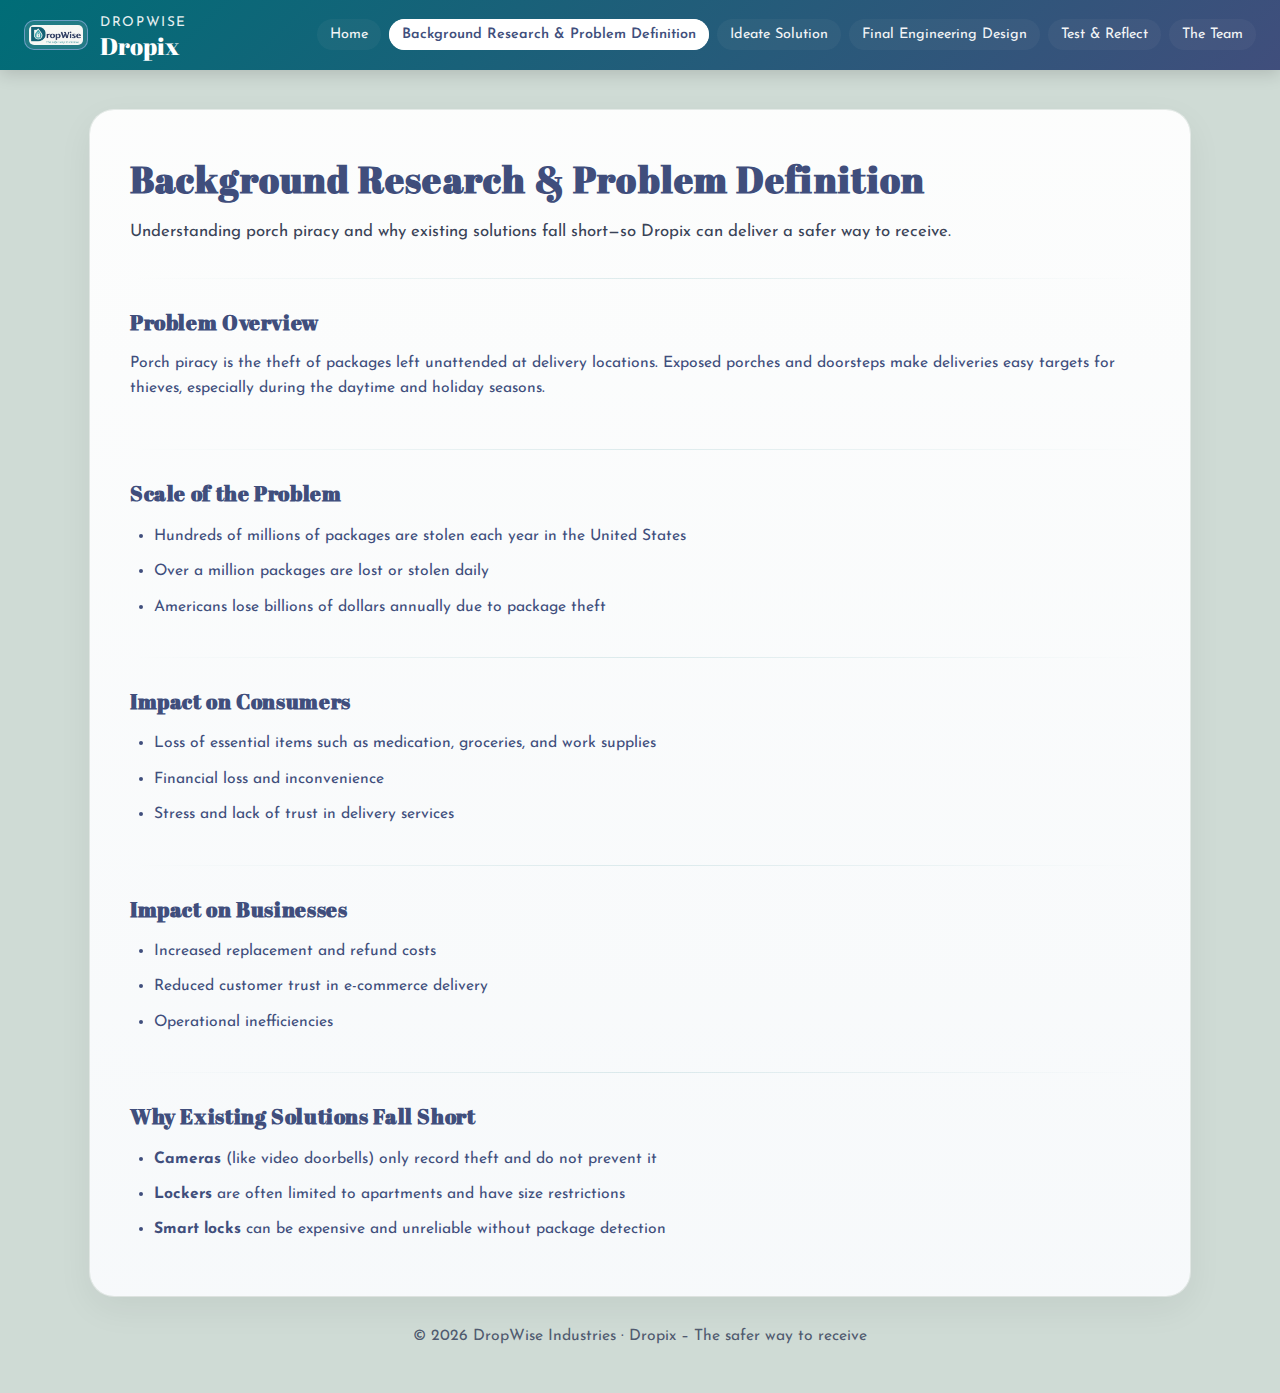
<file: background-research-problem-definition.html>
<!DOCTYPE html>
<html lang="en">
<head>
  <meta charset="UTF-8" />
  <meta name="viewport" content="width=device-width, initial-scale=1.0" />
  <title>DropWise Industries | Background Research &amp; Problem Definition</title>
  <link rel="stylesheet" href="styles.css" />
</head>
<body>
  <header class="site-header">
    <div class="brand">
      <img src="logo.png" alt="DropWise Industries logo" class="logo" />
      <div class="brand-text">
        <div class="company-name">DropWise</div>
        <div class="product-name">Dropix</div>
      </div>
    </div>
    <nav class="main-nav">
      <ul>
        <li><a href="index.html">Home</a></li>
        <li><a href="background-research-problem-definition.html" class="active">Background Research &amp; Problem Definition</a></li>
        <li><a href="ideate-solution.html">Ideate Solution</a></li>
        <li><a href="final-engineering-design.html">Final Engineering Design</a></li>
        <li><a href="test-and-reflect.html">Test &amp; Reflect</a></li>
        <li><a href="the-team.html">The Team</a></li>
      </ul>
    </nav>
  </header>

  <main class="page flow-page">
    <header class="page-header">
      <h1>Background Research &amp; Problem Definition</h1>
      <p class="page-intro">
        Understanding porch piracy and why existing solutions fall short—so Dropix can deliver a safer way to receive.
      </p>
    </header>

    <section class="content-section flow-block">
      <h2>Problem Overview</h2>
      <p>
        Porch piracy is the theft of packages left unattended at delivery locations. Exposed porches and doorsteps make deliveries easy targets for thieves, especially during the daytime and holiday seasons.
      </p>
    </section>

    <section class="content-section flow-block">
      <h2>Scale of the Problem</h2>
      <ul class="content-list">
        <li>Hundreds of millions of packages are stolen each year in the United States</li>
        <li>Over a million packages are lost or stolen daily</li>
        <li>Americans lose billions of dollars annually due to package theft</li>
      </ul>
    </section>

    <section class="content-section flow-block">
      <h2>Impact on Consumers</h2>
      <ul class="content-list">
        <li>Loss of essential items such as medication, groceries, and work supplies</li>
        <li>Financial loss and inconvenience</li>
        <li>Stress and lack of trust in delivery services</li>
      </ul>
    </section>

    <section class="content-section flow-block">
      <h2>Impact on Businesses</h2>
      <ul class="content-list">
        <li>Increased replacement and refund costs</li>
        <li>Reduced customer trust in e-commerce delivery</li>
        <li>Operational inefficiencies</li>
      </ul>
    </section>

    <section class="content-section flow-block">
      <h2>Why Existing Solutions Fall Short</h2>
      <ul class="content-list">
        <li><strong>Cameras</strong> (like video doorbells) only record theft and do not prevent it</li>
        <li><strong>Lockers</strong> are often limited to apartments and have size restrictions</li>
        <li><strong>Smart locks</strong> can be expensive and unreliable without package detection</li>
      </ul>
    </section>
  </main>

  <footer class="site-footer">
    <p>&copy; <span id="year"></span> DropWise Industries &middot; Dropix &ndash; The safer way to receive</p>
  </footer>

  <script>
    document.getElementById('year').textContent = new Date().getFullYear();
  </script>
</body>
</html>
</file>
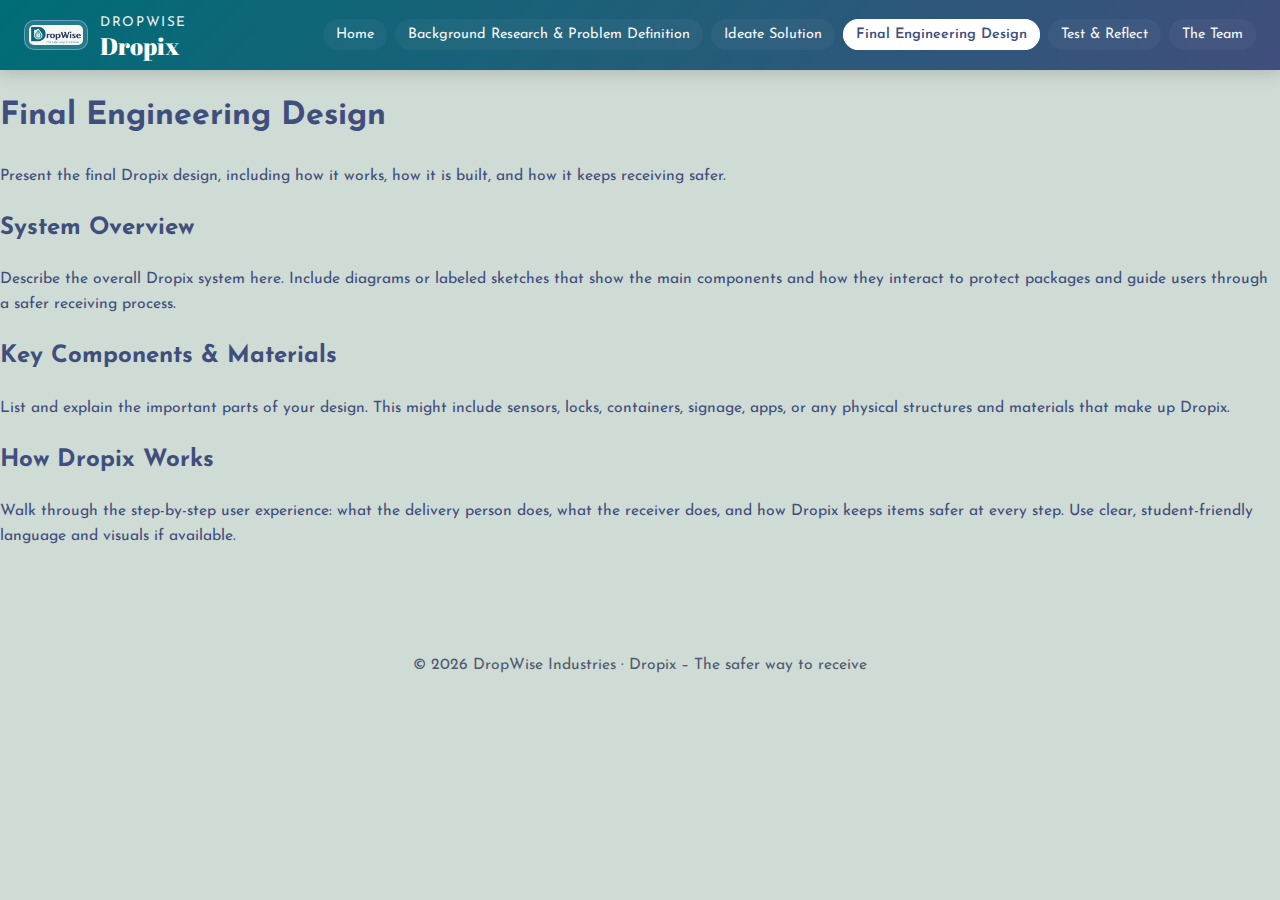
<file: final-engineering-design.html>
<!DOCTYPE html>
<html lang="en">
<head>
  <meta charset="UTF-8" />
  <meta name="viewport" content="width=device-width, initial-scale=1.0" />
  <title>DropWise Industries | Final Engineering Design</title>
  <link rel="stylesheet" href="styles.css" />
</head>
<body>
  <header class="site-header">
    <div class="brand">
      <img src="logo.png" alt="DropWise Industries logo" class="logo" />
      <div class="brand-text">
        <div class="company-name">DropWise</div>
        <div class="product-name">Dropix</div>
      </div>
    </div>
    <nav class="main-nav">
      <ul>
        <li><a href="index.html">Home</a></li>
        <li><a href="background-research-problem-definition.html">Background Research &amp; Problem Definition</a></li>
        <li><a href="ideate-solution.html">Ideate Solution</a></li>
        <li><a href="final-engineering-design.html" class="active">Final Engineering Design</a></li>
        <li><a href="test-and-reflect.html">Test &amp; Reflect</a></li>
        <li><a href="the-team.html">The Team</a></li>
      </ul>
    </nav>
  </header>

  <main class="landing-main subpage-main">
    <section class="subpage-hero">
      <div class="subpage-section">
        <h1 class="subpage-title">Final Engineering Design</h1>
        <p class="subpage-intro">Present the final Dropix design, including how it works, how it is built, and how it keeps receiving safer.</p>
      </div>
    </section>

    <div class="content-blocks">
      <div class="content-block">
        <h2>System Overview</h2>
        <p>Describe the overall Dropix system here. Include diagrams or labeled sketches that show the main components and how they interact to protect packages and guide users through a safer receiving process.</p>
      </div>
      <div class="content-block">
        <h2>Key Components &amp; Materials</h2>
        <p>List and explain the important parts of your design. This might include sensors, locks, containers, signage, apps, or any physical structures and materials that make up Dropix.</p>
      </div>
      <div class="content-block">
        <h2>How Dropix Works</h2>
        <p>Walk through the step-by-step user experience: what the delivery person does, what the receiver does, and how Dropix keeps items safer at every step. Use clear, student-friendly language and visuals if available.</p>
      </div>
    </div>
  </main>

  <footer class="site-footer">
    <p>&copy; <span id="year"></span> DropWise Industries &middot; Dropix &ndash; The safer way to receive</p>
  </footer>

  <script>
    document.getElementById('year').textContent = new Date().getFullYear();
  </script>
</body>
</html>
</file>
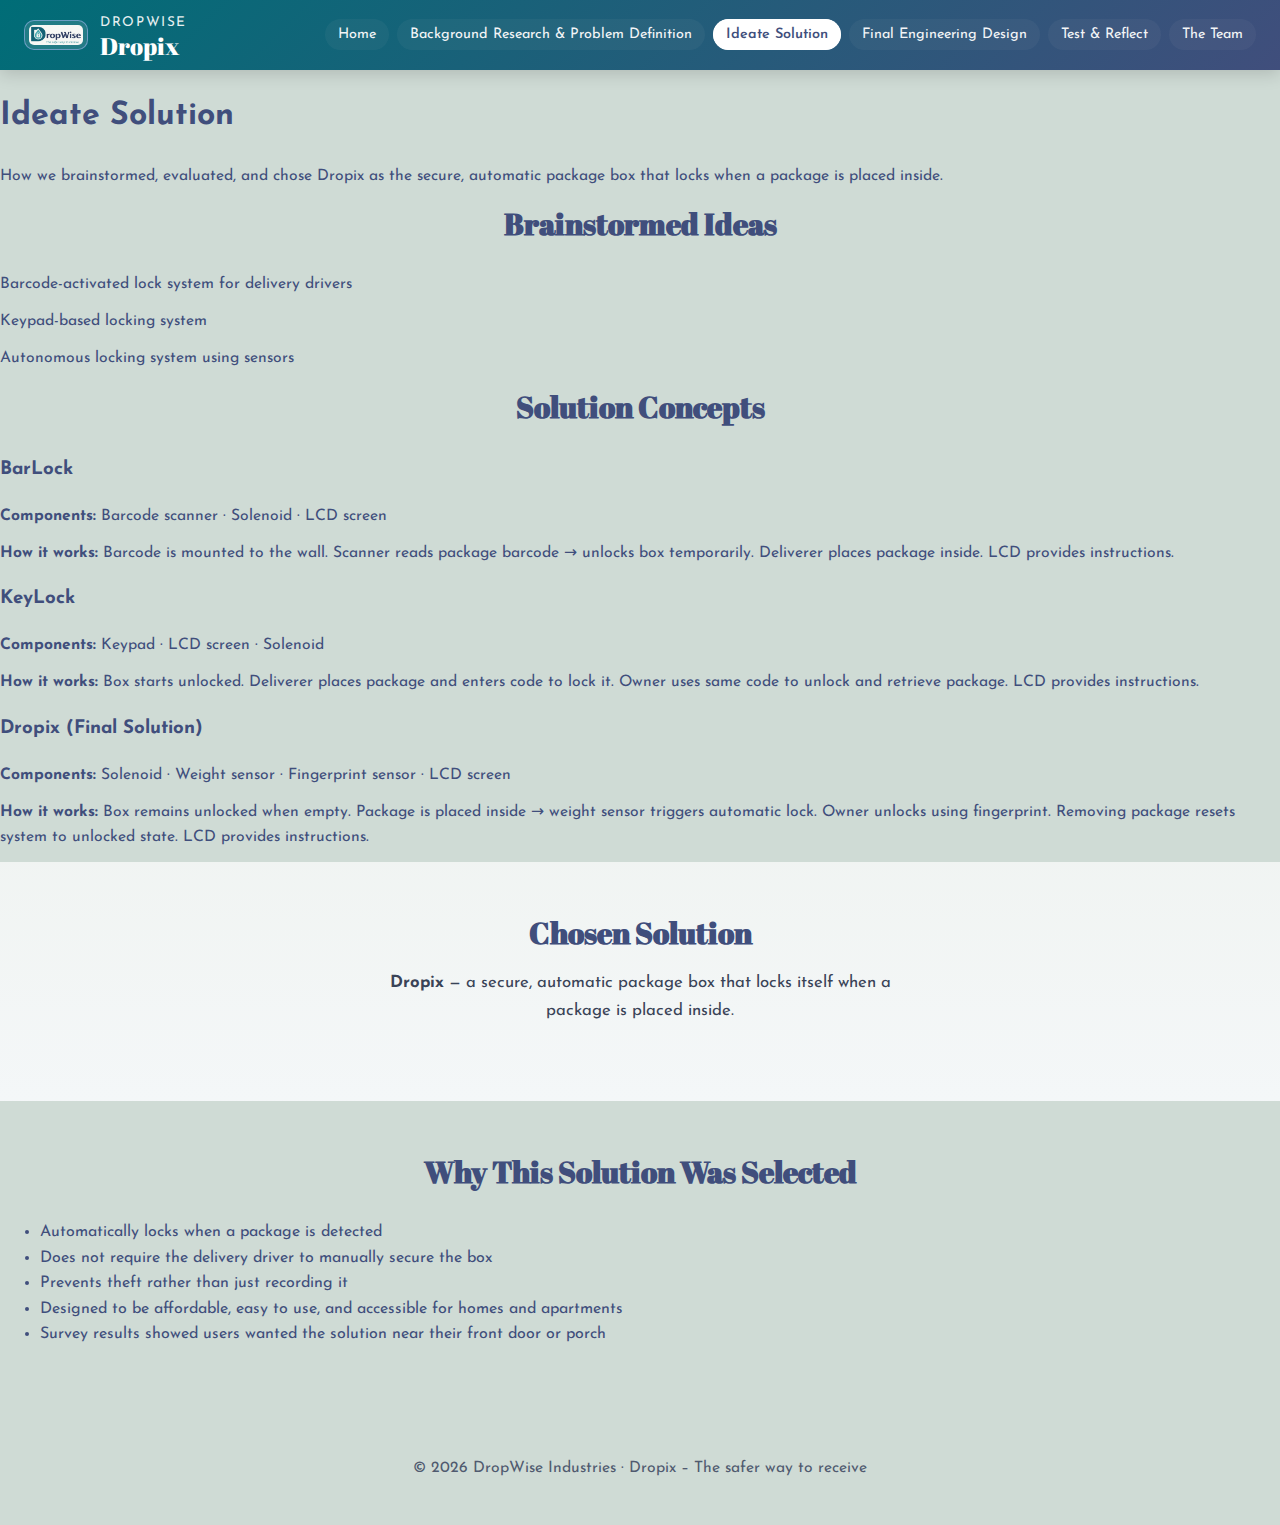
<file: ideate-solution.html>
<!DOCTYPE html>
<html lang="en">
<head>
  <meta charset="UTF-8" />
  <meta name="viewport" content="width=device-width, initial-scale=1.0" />
  <title>DropWise Industries | Ideate Solution</title>
  <link rel="stylesheet" href="styles.css" />
</head>
<body>
  <header class="site-header">
    <div class="brand">
      <img src="logo.png" alt="DropWise Industries logo" class="logo" />
      <div class="brand-text">
        <div class="company-name">DropWise</div>
        <div class="product-name">Dropix</div>
      </div>
    </div>
    <nav class="main-nav">
      <ul>
        <li><a href="index.html">Home</a></li>
        <li><a href="background-research-problem-definition.html">Background Research &amp; Problem Definition</a></li>
        <li><a href="ideate-solution.html" class="active">Ideate Solution</a></li>
        <li><a href="final-engineering-design.html">Final Engineering Design</a></li>
        <li><a href="test-and-reflect.html">Test &amp; Reflect</a></li>
        <li><a href="the-team.html">The Team</a></li>
      </ul>
    </nav>
  </header>

  <main class="landing-main subpage-main">
    <section class="subpage-hero">
      <div class="subpage-section">
        <h1 class="subpage-title">Ideate Solution</h1>
        <p class="subpage-intro">How we brainstormed, evaluated, and chose Dropix as the secure, automatic package box that locks when a package is placed inside.</p>
      </div>
    </section>

    <section class="subpage-section">
      <h2 class="section-heading">Brainstormed Ideas</h2>
      <div class="idea-cards">
        <div class="idea-card">
          <p>Barcode-activated lock system for delivery drivers</p>
        </div>
        <div class="idea-card">
          <p>Keypad-based locking system</p>
        </div>
        <div class="idea-card">
          <p>Autonomous locking system using sensors</p>
        </div>
      </div>
    </section>

    <section class="subpage-section solution-concepts">
      <h2 class="section-heading">Solution Concepts</h2>

      <div class="concept-grid" aria-label="Solution concepts">
        <article class="concept-card">
          <div class="concept-media" style="background-image: url('barlock.png')" role="img" aria-label="BarLock concept"></div>
          <h3>BarLock</h3>

          <p class="concept-row">
            <strong>Components:</strong> Barcode scanner &middot; Solenoid &middot; LCD screen
          </p>
          <p class="concept-row">
            <strong>How it works:</strong> Barcode is mounted to the wall. Scanner reads package barcode &rarr; unlocks box temporarily. Deliverer places package inside. LCD provides instructions.
          </p>
        </article>

        <article class="concept-card">
          <div class="concept-media" style="background-image: url('keylock.png')" role="img" aria-label="KeyLock concept"></div>
          <h3>KeyLock</h3>

          <p class="concept-row">
            <strong>Components:</strong> Keypad &middot; LCD screen &middot; Solenoid
          </p>
          <p class="concept-row">
            <strong>How it works:</strong> Box starts unlocked. Deliverer places package and enters code to lock it. Owner uses same code to unlock and retrieve package. LCD provides instructions.
          </p>
        </article>

        <article class="concept-card">
          <div class="concept-media" style="background-image: url('parcel.png')" role="img" aria-label="Dropix concept"></div>
          <h3>Dropix (Final Solution)</h3>

          <p class="concept-row">
            <strong>Components:</strong> Solenoid &middot; Weight sensor &middot; Fingerprint sensor &middot; LCD screen
          </p>
          <p class="concept-row">
            <strong>How it works:</strong> Box remains unlocked when empty. Package is placed inside &rarr; weight sensor triggers automatic lock. Owner unlocks using fingerprint. Removing package resets system to unlocked state. LCD provides instructions.
          </p>
        </article>
      </div>
    </section>

    <section class="landing-solution-strip strip-highlight">
      <h2 class="strip-title">Chosen Solution</h2>
      <p class="strip-lead"><strong>Dropix</strong> — a secure, automatic package box that locks itself when a package is placed inside.</p>
    </section>

    <section class="subpage-section">
      <h2 class="section-heading">Why This Solution Was Selected</h2>
      <ul class="compact-list">
        <li>Automatically locks when a package is detected</li>
        <li>Does not require the delivery driver to manually secure the box</li>
        <li>Prevents theft rather than just recording it</li>
        <li>Designed to be affordable, easy to use, and accessible for homes and apartments</li>
        <li>Survey results showed users wanted the solution near their front door or porch</li>
      </ul>
    </section>
  </main>

  <footer class="site-footer">
    <p>&copy; <span id="year"></span> DropWise Industries &middot; Dropix &ndash; The safer way to receive</p>
  </footer>

  <script>
    document.getElementById('year').textContent = new Date().getFullYear();
  </script>
</body>
</html>
</file>
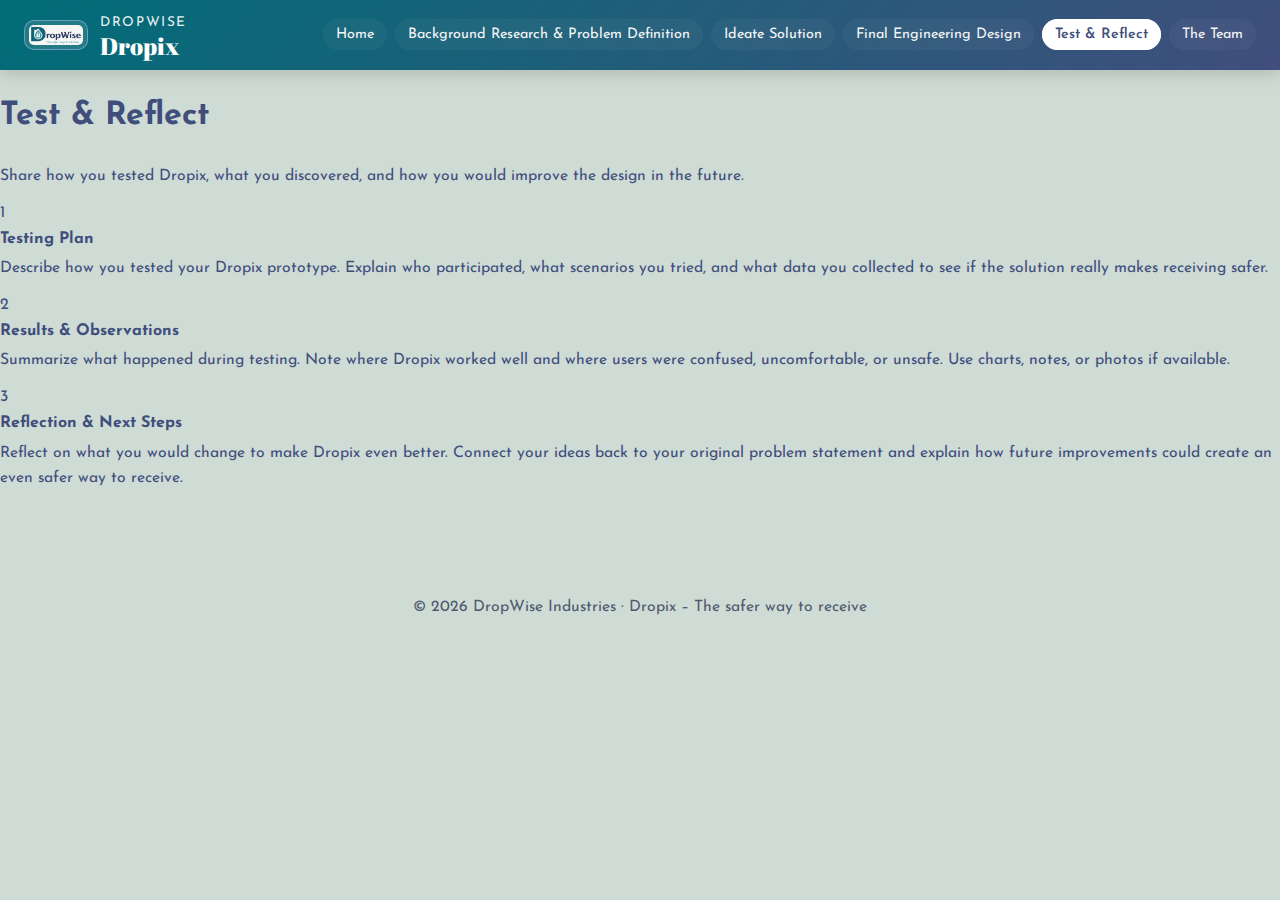
<file: test-and-reflect.html>
<!DOCTYPE html>
<html lang="en">
<head>
  <meta charset="UTF-8" />
  <meta name="viewport" content="width=device-width, initial-scale=1.0" />
  <title>DropWise Industries | Test &amp; Reflect</title>
  <link rel="stylesheet" href="styles.css" />
</head>
<body>
  <header class="site-header">
    <div class="brand">
      <img src="logo.png" alt="DropWise Industries logo" class="logo" />
      <div class="brand-text">
        <div class="company-name">DropWise</div>
        <div class="product-name">Dropix</div>
      </div>
    </div>
    <nav class="main-nav">
      <ul>
        <li><a href="index.html">Home</a></li>
        <li><a href="background-research-problem-definition.html">Background Research &amp; Problem Definition</a></li>
        <li><a href="ideate-solution.html">Ideate Solution</a></li>
        <li><a href="final-engineering-design.html">Final Engineering Design</a></li>
        <li><a href="test-and-reflect.html" class="active">Test &amp; Reflect</a></li>
        <li><a href="the-team.html">The Team</a></li>
      </ul>
    </nav>
  </header>

  <main class="landing-main subpage-main">
    <section class="subpage-hero">
      <div class="subpage-section">
        <h1 class="subpage-title">Test &amp; Reflect</h1>
        <p class="subpage-intro">Share how you tested Dropix, what you discovered, and how you would improve the design in the future.</p>
      </div>
    </section>

    <section class="process-steps">
      <div class="process-step">
        <span class="process-step-num">1</span>
        <div class="process-step-content">
          <strong>Testing Plan</strong>
          <p>Describe how you tested your Dropix prototype. Explain who participated, what scenarios you tried, and what data you collected to see if the solution really makes receiving safer.</p>
        </div>
      </div>
      <div class="process-step">
        <span class="process-step-num">2</span>
        <div class="process-step-content">
          <strong>Results &amp; Observations</strong>
          <p>Summarize what happened during testing. Note where Dropix worked well and where users were confused, uncomfortable, or unsafe. Use charts, notes, or photos if available.</p>
        </div>
      </div>
      <div class="process-step">
        <span class="process-step-num">3</span>
        <div class="process-step-content">
          <strong>Reflection &amp; Next Steps</strong>
          <p>Reflect on what you would change to make Dropix even better. Connect your ideas back to your original problem statement and explain how future improvements could create an even safer way to receive.</p>
        </div>
      </div>
    </section>
  </main>

  <footer class="site-footer">
    <p>&copy; <span id="year"></span> DropWise Industries &middot; Dropix &ndash; The safer way to receive</p>
  </footer>

  <script>
    document.getElementById('year').textContent = new Date().getFullYear();
  </script>
</body>
</html>
</file>
<file: styles.css>
/* Import Google Fonts */
@import url('https://fonts.googleapis.com/css2?family=Abril+Fatface&family=Josefin+Sans:wght@300;400;500;600&display=swap');

/* Brand Colors
 * Light background: #CFDBD5
 * Primary accent:   #006D77
 * Soft teal:        #79B4A9
 * Soft periwinkle:  #B8C0FF
 * Deep navy:        #404E7C
 */

:root {
  --color-bg: #CFDBD5;
  --color-primary: #006D77;
  --color-accent: #79B4A9;
  --color-highlight: #B8C0FF;
  --color-dark: #404E7C;

  --font-heading: 'Abril Fatface', system-ui, -apple-system, BlinkMacSystemFont, 'Segoe UI', sans-serif;
  --font-body: 'Josefin Sans', system-ui, -apple-system, BlinkMacSystemFont, 'Segoe UI', sans-serif;
}

*,
*::before,
*::after {
  box-sizing: border-box;
}

html,
body {
  margin: 0;
  padding: 0;
}

body {
  font-family: var(--font-body);
  background: var(--color-bg);
  color: var(--color-dark);
  line-height: 1.6;
}

img {
  max-width: 100%;
  display: block;
}

a {
  color: inherit;
  text-decoration: none;
}

main {
  padding: 2.5rem 1.5rem 4rem;
  max-width: 1100px;
  margin: 0 auto;
}

/* Landing page: multi-section layout (no single box) */
.landing-main {
  max-width: none;
  padding: 0 0 4rem;
}

.landing-main .hero {
  max-width: 1100px;
  margin: 2.5rem 1.5rem 3.5rem;
}

@media (min-width: 1140px) {
  .landing-main .hero {
    margin-left: auto;
    margin-right: auto;
  }
}

/* Header & Navigation */

.site-header {
  background: linear-gradient(135deg, var(--color-primary), var(--color-dark));
  color: #ffffff;
  padding: 0.75rem 1.5rem;
  display: flex;
  flex-wrap: wrap;
  align-items: center;
  justify-content: space-between;
  gap: 0.75rem 1.5rem;
  box-shadow: 0 4px 16px rgba(0, 0, 0, 0.15);
}

.brand {
  display: flex;
  align-items: center;
  gap: 0.75rem;
}

.logo {
  width: 64px;
  height: auto;
  max-height: 52px;
  object-fit: contain;
  border-radius: 10px;
  background: rgba(207, 219, 213, 0.15);
  border: 1px solid rgba(184, 192, 255, 0.5);
  padding: 4px;
}

.brand-text {
  display: flex;
  flex-direction: column;
}

.company-name {
  font-size: 0.85rem;
  letter-spacing: 0.12em;
  text-transform: uppercase;
  opacity: 0.9;
}

.product-name {
  font-family: var(--font-heading);
  font-size: 1.5rem;
  line-height: 1;
}

.main-nav ul {
  list-style: none;
  display: flex;
  flex-wrap: wrap;
  gap: 0.5rem;
  padding: 0;
  margin: 0;
}

.main-nav a {
  font-size: 0.9rem;
  padding: 0.45rem 0.75rem;
  border-radius: 999px;
  border: 1px solid transparent;
  background: rgba(207, 219, 213, 0.05);
  color: #f3f5f7;
  transition: background 0.2s ease, transform 0.1s ease, border-color 0.2s ease;
  white-space: nowrap;
}

.main-nav a:hover {
  background: rgba(184, 192, 255, 0.35);
  border-color: rgba(184, 192, 255, 0.7);
  transform: translateY(-1px);
}

.main-nav a.active {
  background: #ffffff;
  color: var(--color-dark);
  border-color: #ffffff;
  font-weight: 600;
}

/* Landing page: entrance animations (lightweight, no JS) */

@keyframes fadeSlideUp {
  from {
    opacity: 0;
    transform: translateY(16px);
  }
  to {
    opacity: 1;
    transform: translateY(0);
  }
}

@keyframes heroReveal {
  from {
    opacity: 0;
    transform: translateY(20px) scale(0.98);
  }
  to {
    opacity: 1;
    transform: translateY(0) scale(1);
  }
}

.landing-hero .hero-logo {
  animation: heroReveal 0.6s ease-out both;
}

.landing-hero .hero-title {
  animation: heroReveal 0.55s ease-out 0.08s both;
}

.landing-hero .hero-slogan {
  animation: heroReveal 0.5s ease-out 0.16s both;
}

.landing-hero .hero-tagline {
  animation: heroReveal 0.5s ease-out 0.24s both;
}

.hero-scroll {
  margin: 2rem 0 0;
  font-size: 0.9rem;
  color: var(--color-primary);
  opacity: 0.85;
  animation: heroReveal 0.5s ease-out 0.32s both;
}

@media (prefers-reduced-motion: reduce) {
  .landing-hero .hero-logo,
  .landing-hero .hero-title,
  .landing-hero .hero-slogan,
  .landing-hero .hero-tagline,
  .hero-scroll {
    animation: none;
  }
}

/* Flow sections – softer transitions and rhythm */

.flow-section {
  margin-bottom: 3rem;
}

.flow-section:last-child {
  margin-bottom: 0;
}

.flow-block {
  margin-bottom: 2rem;
}

.flow-block:last-child {
  margin-bottom: 0;
}

/* Hero / Home – stronger visual emphasis */

.hero {
  margin-top: 0;
  margin-bottom: 3.5rem;
  padding: 4rem 2.75rem 4.5rem;
  border-radius: 24px;
  background: radial-gradient(ellipse 130% 90% at 15% 0%, var(--color-highlight) 0%, transparent 48%),
              radial-gradient(ellipse 110% 70% at 88% 100%, var(--color-accent) 0%, transparent 45%),
              linear-gradient(180deg, #ffffff 0%, rgba(255, 255, 255, 0.97) 100%);
  box-shadow: 0 24px 56px rgba(0, 0, 0, 0.08), 0 0 0 1px rgba(255, 255, 255, 0.6);
  position: relative;
  overflow: hidden;
}

.hero::before {
  content: '';
  position: absolute;
  inset: 0;
  background: linear-gradient(180deg, rgba(255, 255, 255, 0.4) 0%, transparent 30%);
  pointer-events: none;
}

.hero::after {
  content: '';
  position: absolute;
  inset: 0;
  background: linear-gradient(135deg, rgba(0, 109, 119, 0.05), rgba(64, 78, 124, 0.05));
  mix-blend-mode: soft-light;
  pointer-events: none;
}

.hero-content {
  position: relative;
  z-index: 1;
  max-width: 640px;
}

.hero-logo {
  width: 128px;
  height: auto;
  max-width: 40%;
  margin-bottom: 1.5rem;
  filter: drop-shadow(0 6px 16px rgba(0, 0, 0, 0.1));
}

.hero-title {
  font-family: var(--font-heading);
  font-size: clamp(2.75rem, 5vw, 3.75rem);
  margin: 0 0 0.5rem;
  color: var(--color-dark);
  letter-spacing: -0.02em;
}

.hero-slogan {
  font-size: 1.25rem;
  margin: 0 0 0.85rem;
  color: var(--color-primary);
  font-weight: 600;
}

.hero-tagline {
  margin: 0;
  font-size: 1.08rem;
  max-width: 34rem;
  line-height: 1.65;
}


/* Landing: intro (abstract) – no big box */
.landing-intro {
  max-width: 720px;
  margin: 0 auto 4rem;
  padding: 0 1.5rem;
}

.intro-label {
  font-family: var(--font-heading);
  font-size: 1rem;
  color: var(--color-primary);
  margin: 0 0 0.5rem;
  letter-spacing: 0.04em;
}

.intro-text {
  font-size: 1.05rem;
  line-height: 1.75;
  color: var(--color-dark);
  margin: 0;
}

/* Landing: solution strip */
.landing-solution-strip {
  background: linear-gradient(180deg, rgba(255, 255, 255, 0.7) 0%, rgba(248, 250, 252, 0.9) 100%);
  padding: 3rem 1.5rem;
  margin-bottom: 3rem;
}

.landing-solution-strip .strip-title {
  font-family: var(--font-heading);
  font-size: clamp(1.5rem, 2.5vw, 1.85rem);
  color: var(--color-dark);
  margin: 0 0 0.75rem;
  text-align: center;
}

.strip-lead {
  max-width: 560px;
  margin: 0 auto 1.75rem;
  text-align: center;
  font-size: 1.05rem;
  line-height: 1.65;
  color: #394357;
}

.solution-list {
  list-style: none;
  padding: 0;
  margin: 0;
  max-width: 640px;
  margin-left: auto;
  margin-right: auto;
}

.solution-list li {
  display: flex;
  align-items: flex-start;
  gap: 0.75rem;
  margin-bottom: 0.85rem;
  font-size: 1rem;
  line-height: 1.6;
}

.solution-list li:last-child {
  margin-bottom: 0;
}

.solution-list .check {
  color: var(--color-primary);
  font-weight: bold;
  flex-shrink: 0;
}

/* Landing: story blocks (image + text, alternating) */
.landing-story {
  max-width: 1100px;
  margin: 0 auto 4rem;
  padding: 0 1.5rem;
}

.story-block {
  display: grid;
  grid-template-columns: 1fr;
  gap: 1.5rem;
  align-items: center;
  margin-bottom: 3rem;
}

.story-block:last-child {
  margin-bottom: 0;
}

.story-media {
  border-radius: 16px;
  overflow: hidden;
  box-shadow: 0 12px 32px rgba(0, 0, 0, 0.08);
}

.story-media img {
  width: 100%;
  height: 220px;
  object-fit: cover;
}

.story-text h3 {
  font-family: var(--font-heading);
  font-size: 1.35rem;
  color: var(--color-dark);
  margin: 0 0 0.5rem;
}

.story-text p {
  margin: 0;
  font-size: 1rem;
  line-height: 1.65;
}

@media (min-width: 700px) {
  .story-block-1,
  .story-block-3 {
    grid-template-columns: 1fr 1fr;
  }

  .story-block-2 {
    grid-template-columns: 1fr 1fr;
  }

  .story-block-2 .story-media {
    order: 2;
  }

  .story-block-2 .story-text {
    order: 1;
  }

  .story-media img {
    height: 260px;
  }
}

/* Landing: key features grid */
.landing-features {
  background: linear-gradient(180deg, rgba(184, 192, 255, 0.08) 0%, rgba(121, 184, 169, 0.06) 100%);
  padding: 3.5rem 1.5rem;
  margin-bottom: 3rem;
}

.section-heading {
  font-family: var(--font-heading);
  font-size: clamp(1.5rem, 2.5vw, 1.85rem);
  color: var(--color-dark);
  margin: 0 0 1.5rem;
  text-align: center;
}

.feature-grid {
  display: grid;
  grid-template-columns: repeat(auto-fit, minmax(240px, 1fr));
  gap: 1.5rem;
  max-width: 1100px;
  margin: 0 auto;
}

.feature-card {
  background: rgba(255, 255, 255, 0.9);
  border-radius: 16px;
  padding: 1.5rem 1.35rem;
  box-shadow: 0 6px 20px rgba(0, 0, 0, 0.04);
  transition: transform 0.2s ease, box-shadow 0.2s ease;
}

.feature-card:hover {
  transform: translateY(-2px);
  box-shadow: 0 10px 28px rgba(0, 0, 0, 0.06);
}

.feature-icon {
  font-size: 1.75rem;
  display: block;
  margin-bottom: 0.75rem;
}

.feature-card h3 {
  font-family: var(--font-heading);
  font-size: 1.1rem;
  color: var(--color-dark);
  margin: 0 0 0.4rem;
}

.feature-card p {
  margin: 0;
  font-size: 0.95rem;
  line-height: 1.55;
}

/* Landing: innovation & impact */
.landing-impact {
  max-width: 1100px;
  margin: 0 auto 4rem;
  padding: 0 1.5rem;
}

.impact-tagline {
  text-align: center;
  margin: 0 0 2rem;
  font-size: 1.05rem;
  color: #394357;
}

.impact-grid {
  display: grid;
  grid-template-columns: repeat(auto-fit, minmax(220px, 1fr));
  gap: 1.5rem;
}

.impact-pillar {
  padding: 1.25rem 1.25rem 1.5rem;
  border-radius: 14px;
  background: rgba(255, 255, 255, 0.7);
  border: 1px solid rgba(0, 109, 119, 0.1);
}

.impact-pillar strong {
  display: block;
  font-size: 1rem;
  color: var(--color-primary);
  margin-bottom: 0.35rem;
}

.impact-pillar p {
  margin: 0;
  font-size: 0.95rem;
  line-height: 1.5;
}

/* Landing: explore the project */
.landing-explore {
  max-width: 640px;
  margin: 0 auto 3rem;
  padding: 0 1.5rem;
}

.explore-tagline {
  text-align: center;
  margin: 0 0 1.75rem;
  font-size: 1rem;
  color: #394357;
}

.explore-links {
  display: flex;
  flex-direction: column;
  gap: 0.5rem;
}

.explore-item {
  display: flex;
  align-items: center;
  gap: 0.75rem;
  padding: 0.85rem 1rem;
  border-radius: 12px;
  background: rgba(255, 255, 255, 0.8);
  color: var(--color-dark);
  text-decoration: none;
  border: 1px solid rgba(0, 0, 0, 0.06);
  transition: background 0.2s ease, border-color 0.2s ease, transform 0.15s ease;
}

.explore-item:hover {
  background: rgba(255, 255, 255, 1);
  border-color: var(--color-accent);
  transform: translateX(4px);
}

.explore-num {
  font-weight: 600;
  color: var(--color-primary);
  font-variant-numeric: tabular-nums;
  min-width: 2ch;
}

.explore-arrow {
  margin-left: auto;
  color: var(--color-accent);
  font-weight: 600;
}

/* Abstract & Page Layout */

.abstract {
  background: linear-gradient(180deg, rgba(255, 255, 255, 0.95) 0%, rgba(248, 250, 252, 0.98) 100%);
  border-radius: 24px;
  padding: 2.75rem 2.5rem 3rem;
  box-shadow: 0 12px 36px rgba(0, 0, 0, 0.06), 0 0 0 1px rgba(255, 255, 255, 0.6);
}

.abstract h2,
.page-header h1,
.content-section h2,
.team-member h2 {
  font-family: var(--font-heading);
  color: var(--color-dark);
  letter-spacing: 0.03em;
}

.abstract h2 {
  margin-top: 0;
  margin-bottom: 1.25rem;
}

.abstract p {
  font-size: 1.02rem;
  line-height: 1.7;
  max-width: 56ch;
}

.page {
  margin-top: 2.5rem;
  background: linear-gradient(180deg, rgba(255, 255, 255, 0.94) 0%, rgba(248, 250, 252, 0.97) 100%);
  border-radius: 24px;
  padding: 2.5rem 2.5rem 3rem;
  box-shadow: 0 12px 36px rgba(0, 0, 0, 0.06), 0 0 0 1px rgba(255, 255, 255, 0.5);
}

.flow-page .page-header {
  margin-bottom: 2rem;
}

.page-header h1 {
  margin-top: 0;
  margin-bottom: 0.6rem;
  font-size: clamp(1.8rem, 3vw, 2.3rem);
}

.page-intro {
  margin-top: 0;
  margin-bottom: 0;
  font-size: 1.05rem;
  color: #394357;
  line-height: 1.65;
}

.content-section {
  padding-top: 1.75rem;
  padding-bottom: 0.25rem;
  border-top: none;
  position: relative;
}

.content-section::before {
  content: '';
  position: absolute;
  top: 0;
  left: 0;
  right: 0;
  height: 1px;
  background: linear-gradient(90deg, transparent, rgba(0, 109, 119, 0.12), transparent);
}

.content-section:first-child::before {
  display: none;
}

.content-section + .content-section {
  margin-top: 0;
}

.content-section h2 {
  margin-top: 0;
  margin-bottom: 0.75rem;
  font-size: 1.3rem;
}

.content-list {
  margin: 0.5rem 0 0;
  padding-left: 1.5rem;
  font-size: 0.98rem;
  line-height: 1.75;
}

.content-list li {
  margin-bottom: 0.5rem;
}

.content-list li:last-child {
  margin-bottom: 0;
}

.lead {
  font-size: 1.08rem;
  line-height: 1.7;
  margin-top: 0.5rem;
  margin-bottom: 0;
}

.highlight-block {
  background: linear-gradient(135deg, rgba(121, 184, 169, 0.08), rgba(184, 192, 255, 0.06));
  border-radius: 16px;
  padding: 1.5rem 1.75rem;
  margin-left: -0.25rem;
  margin-right: -0.25rem;
  padding-left: 1.75rem;
  padding-right: 1.75rem;
}

.highlight-block::before {
  display: none;
}

p {
  margin-top: 0.25rem;
  margin-bottom: 0.75rem;
  font-size: 0.98rem;
}

/* Team Page */

.team-grid {
  display: grid;
  grid-template-columns: repeat(auto-fit, minmax(260px, 1fr));
  gap: 2rem;
  margin-top: 2rem;
}

.team-member {
  background: linear-gradient(180deg, rgba(255, 255, 255, 0.9) 0%, rgba(248, 250, 252, 0.95) 100%);
  border-radius: 20px;
  padding: 1.75rem 1.75rem 2rem;
  box-shadow: 0 8px 24px rgba(0, 0, 0, 0.06), 0 0 0 1px rgba(255, 255, 255, 0.7);
}

.team-member h2 {
  margin-top: 0;
  margin-bottom: 0.25rem;
  font-size: 1.2rem;
}

.team-member .role {
  margin-top: 0;
  margin-bottom: 0.5rem;
  font-size: 0.9rem;
  font-weight: 600;
  color: var(--color-primary);
}

.team-contact {
  margin-top: 0.5rem;
  margin-bottom: 0 !important;
  font-size: 0.95rem;
}

.team-contact a {
  color: var(--color-primary);
  text-decoration: none;
  border-bottom: 1px solid transparent;
  transition: border-color 0.2s ease, color 0.2s ease;
}

.team-contact a:hover {
  border-bottom-color: var(--color-primary);
}

.team-photo {
  width: 100%;
  border-radius: 14px;
  margin-bottom: 1rem;
  object-fit: cover;
  max-height: 220px;
}

/* Imagery grid on home */

.image-grid {
  margin-top: 0;
  display: grid;
  grid-template-columns: repeat(auto-fit, minmax(260px, 1fr));
  gap: 2rem;
}

.image-card {
  background: linear-gradient(180deg, #ffffff 0%, rgba(252, 253, 253, 0.98) 100%);
  border-radius: 20px;
  overflow: hidden;
  box-shadow: 0 12px 32px rgba(0, 0, 0, 0.06), 0 0 0 1px rgba(255, 255, 255, 0.6);
}

.image-card img {
  width: 100%;
  height: 180px;
  object-fit: cover;
}

.image-card h3 {
  font-family: var(--font-heading);
  font-size: 1.12rem;
  margin: 1.1rem 1.35rem 0.4rem;
  color: var(--color-dark);
}

.image-card p {
  margin: 0 1.35rem 1.25rem;
  font-size: 0.95rem;
  line-height: 1.6;
}

/* Footer */

.site-footer {
  text-align: center;
  padding: 1.5rem 1rem 2rem;
  font-size: 0.85rem;
  color: #505a6f;
}

.site-footer span {
  font-variant-numeric: tabular-nums;
}

/* Responsive Tweaks */

@media (max-width: 720px) {
  .site-header {
    align-items: flex-start;
  }

  main {
    padding-inline: 1.1rem;
  }

  .hero {
    padding: 2.5rem 1.5rem 3rem;
    margin-bottom: 2.5rem;
  }

  .landing-main .hero {
    margin-left: 1rem;
    margin-right: 1rem;
  }

  .abstract,
  .page {
    padding-inline: 1.5rem;
  }

  .flow-section {
    margin-bottom: 2.5rem;
  }

  .image-grid {
    gap: 1.5rem;
  }

  .landing-intro,
  .landing-story,
  .landing-explore {
    padding-left: 1rem;
    padding-right: 1rem;
  }

  .landing-solution-strip,
  .landing-features {
    padding-left: 1rem;
    padding-right: 1rem;
  }

  .landing-impact {
    padding-left: 1rem;
    padding-right: 1rem;
  }
}
</file>
